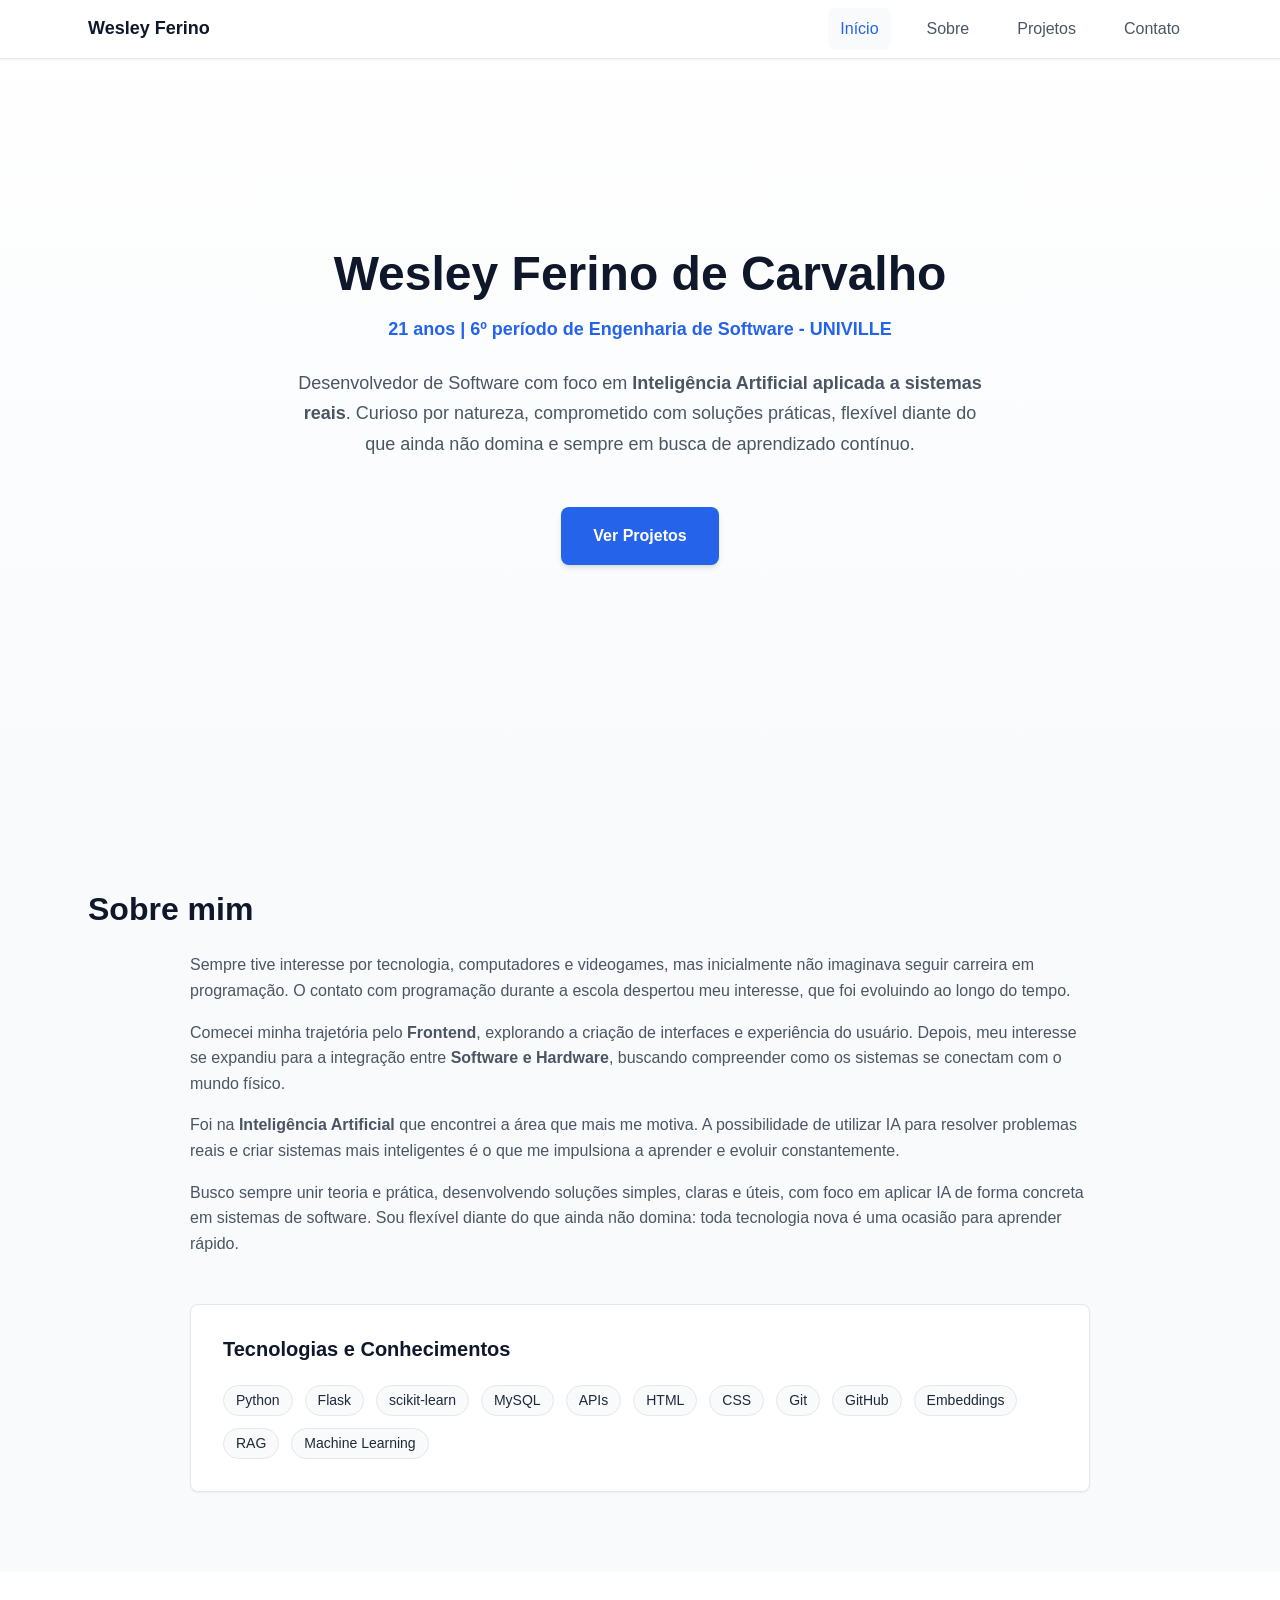
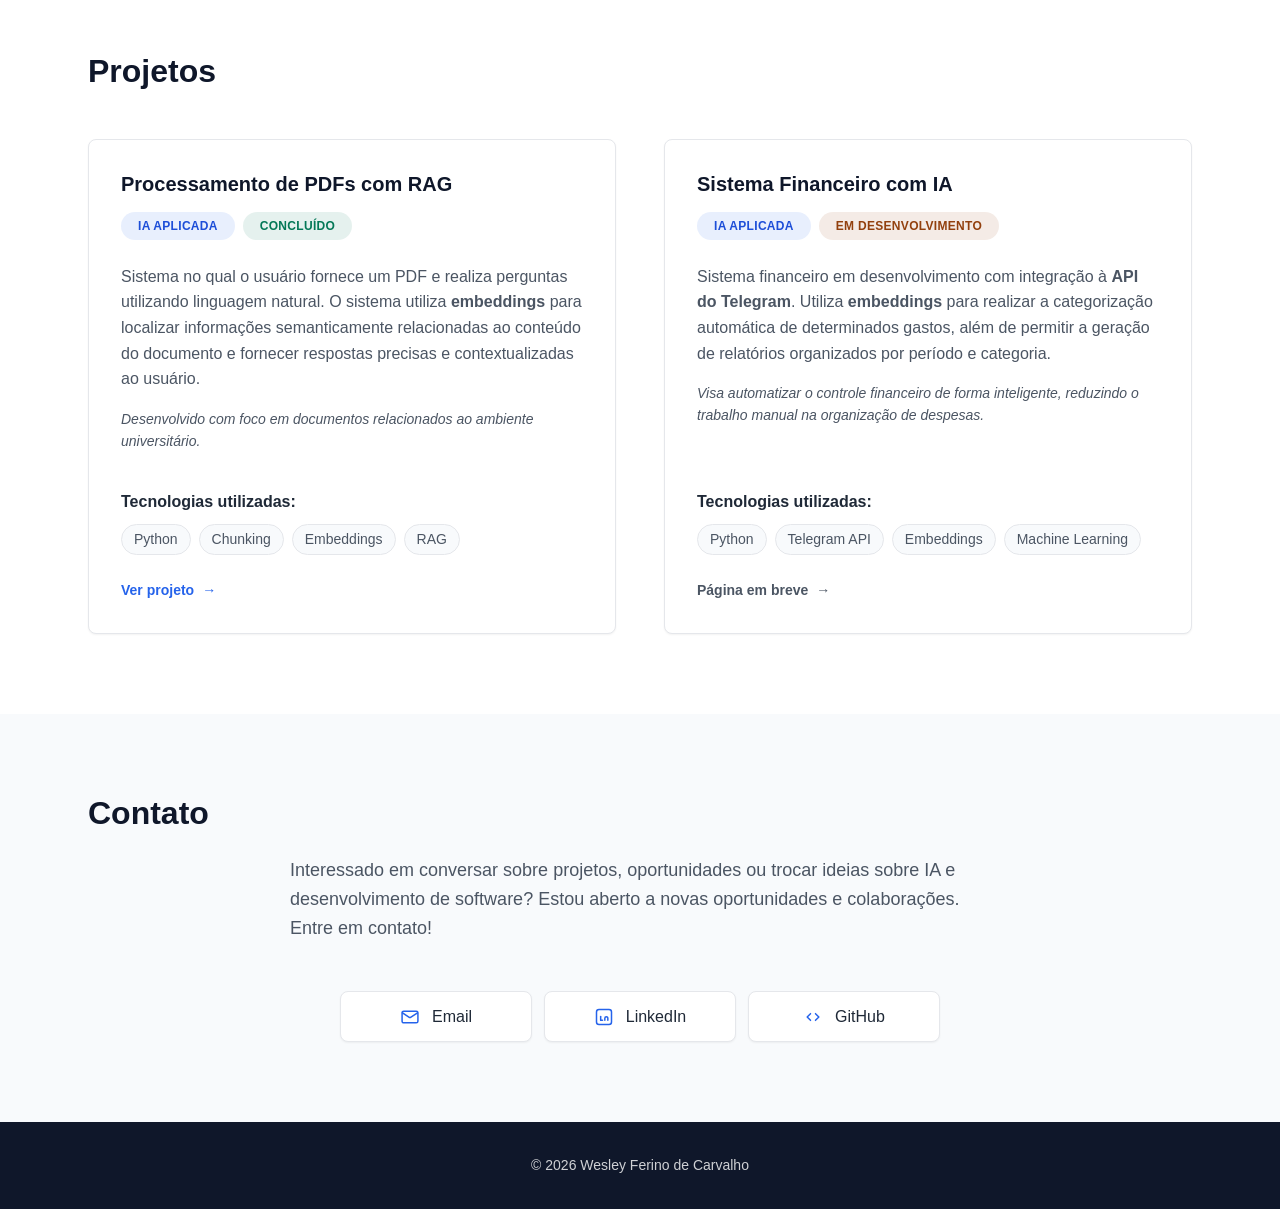
<file: index.html>
<!DOCTYPE html>
<html lang="pt-BR">
  <head>
    <meta charset="UTF-8" />
    <meta name="viewport" content="width=device-width, initial-scale=1.0" />
    <meta
      name="description"
      content="Portfólio de Wesley Ferino de Carvalho - Desenvolvedor de Software com foco em Inteligência Artificial aplicada a sistemas reais."
    />
    <title>
      Wesley Ferino - Desenvolvedor de Software | IA aplicada a sistemas
    </title>

    <!-- Estilos -->
    <link rel="stylesheet" href="css/styles.css" />
    <link rel="stylesheet" href="css/responsive.css" />
  </head>
  <body>
    <!-- Cabeçalho e Navegação -->
    <header class="header">
      <div class="container">
        <nav class="nav" aria-label="Navegação principal">
          <a href="#inicio" class="nav-logo">Wesley Ferino</a>

          <button
            type="button"
            class="nav-toggle"
            aria-expanded="false"
            aria-controls="nav-menu"
            aria-label="Abrir menu de navegação"
          >
            <span class="nav-toggle-icon" aria-hidden="true">☰</span>
          </button>

          <ul class="nav-menu" id="nav-menu">
            <li class="nav-item">
              <a href="#inicio" class="nav-link">Início</a>
            </li>
            <li class="nav-item">
              <a href="#sobre" class="nav-link">Sobre</a>
            </li>
            <li class="nav-item">
              <a href="#projetos" class="nav-link">Projetos</a>
            </li>
            <li class="nav-item">
              <a href="#contato" class="nav-link">Contato</a>
            </li>
          </ul>
        </nav>
      </div>
    </header>

    <!-- Conteúdo Principal -->
    <main>
      <!-- Seção Hero/Início -->
      <section id="inicio" class="hero" aria-labelledby="inicio-titulo">
        <div class="container">
          <div class="hero-content">
            <h1 class="hero-name" id="inicio-titulo">Wesley Ferino de Carvalho</h1>
            <p class="hero-info">
              21 anos | 6º período de Engenharia de Software - UNIVILLE
            </p>
            <p class="hero-description">
              Desenvolvedor de Software com foco em
              <strong>Inteligência Artificial aplicada a sistemas reais</strong>.
              Curioso por natureza, comprometido com soluções práticas, flexível
              diante do que ainda não domina e sempre em busca de aprendizado
              contínuo.
            </p>
            <a href="#projetos" class="btn btn-primary">Ver Projetos</a>
          </div>
        </div>
      </section>

      <!-- Seção Sobre -->
      <section id="sobre" class="about" aria-labelledby="sobre-titulo">
        <div class="container">
          <h2 class="section-title" id="sobre-titulo">Sobre mim</h2>

          <div class="about-content">
            <div class="about-text">
              <p>
                Sempre tive interesse por tecnologia, computadores e videogames,
                mas inicialmente não imaginava seguir carreira em programação. O
                contato com programação durante a escola despertou meu
                interesse, que foi evoluindo ao longo do tempo.
              </p>
              <p>
                Comecei minha trajetória pelo <strong>Frontend</strong>,
                explorando a criação de interfaces e experiência do usuário.
                Depois, meu interesse se expandiu para a integração entre
                <strong>Software e Hardware</strong>, buscando compreender como
                os sistemas se conectam com o mundo físico.
              </p>
              <p>
                Foi na <strong>Inteligência Artificial</strong> que encontrei a
                área que mais me motiva. A possibilidade de utilizar IA para
                resolver problemas reais e criar sistemas mais inteligentes é o
                que me impulsiona a aprender e evoluir constantemente.
              </p>
              <p>
                Busco sempre unir teoria e prática, desenvolvendo soluções
                simples, claras e úteis, com foco em aplicar IA de forma
                concreta em sistemas de software. Sou flexível diante do que
                ainda não domina: toda tecnologia nova é uma ocasião para
                aprender rápido.
              </p>
            </div>

            <div class="skills">
              <h3 class="skills-title">Tecnologias e Conhecimentos</h3>
              <div class="skills-grid">
                <span class="skill-tag">Python</span>
                <span class="skill-tag">Flask</span>
                <span class="skill-tag">scikit-learn</span>
                <span class="skill-tag">MySQL</span>
                <span class="skill-tag">APIs</span>
                <span class="skill-tag">HTML</span>
                <span class="skill-tag">CSS</span>
                <span class="skill-tag">Git</span>
                <span class="skill-tag">GitHub</span>
                <span class="skill-tag">Embeddings</span>
                <span class="skill-tag">RAG</span>
                <span class="skill-tag">Machine Learning</span>
              </div>
            </div>
          </div>
        </div>
      </section>

      <!-- Seção Projetos -->
      <section id="projetos" class="projects" aria-labelledby="projetos-titulo">
        <div class="container">
          <h2 class="section-title" id="projetos-titulo">Projetos</h2>

          <div class="projects-grid">
            <!-- Projeto 1: Processamento de PDFs com RAG -->
            <article class="project-card">
              <div class="project-header">
                <h3 class="project-title">
                  <a class="project-link" href="projetos/rag/"
                    >Processamento de PDFs com RAG</a
                  >
                </h3>
                <div class="project-badges">
                  <span class="badge badge-ai">IA Aplicada</span>
                  <span class="badge badge-completed">Concluído</span>
                </div>
              </div>

              <div class="project-content">
                <p class="project-description">
                  Sistema no qual o usuário fornece um PDF e realiza perguntas
                  utilizando linguagem natural. O sistema utiliza
                  <strong>embeddings</strong> para localizar informações
                  semanticamente relacionadas ao conteúdo do documento e fornecer
                  respostas precisas e contextualizadas ao usuário.
                </p>
                <p class="project-context">
                  Desenvolvido com foco em documentos relacionados ao ambiente
                  universitário.
                </p>
              </div>

              <div class="project-tech">
                <h4>Tecnologias utilizadas:</h4>
                <div class="tech-tags">
                  <span class="tech-tag">Python</span>
                  <span class="tech-tag">Chunking</span>
                  <span class="tech-tag">Embeddings</span>
                  <span class="tech-tag">RAG</span>
                </div>
              </div>

              <p class="project-cta">
                Ver projeto <span class="project-cta-arrow" aria-hidden="true">→</span>
              </p>
            </article>

            <!-- Projeto 2: Sistema Financeiro com IA -->
            <article class="project-card">
              <div class="project-header">
                <h3 class="project-title">Sistema Financeiro com IA</h3>
                <div class="project-badges">
                  <span class="badge badge-ai">IA Aplicada</span>
                  <span class="badge badge-development"
                    >Em Desenvolvimento</span
                  >
                </div>
              </div>

              <div class="project-content">
                <p class="project-description">
                  Sistema financeiro em desenvolvimento com integração à
                  <strong>API do Telegram</strong>. Utiliza
                  <strong>embeddings</strong> para realizar a categorização
                  automática de determinados gastos, além de permitir a geração
                  de relatórios organizados por período e categoria.
                </p>
                <p class="project-goal">
                  Visa automatizar o controle financeiro de forma inteligente,
                  reduzindo o trabalho manual na organização de despesas.
                </p>
              </div>

              <div class="project-tech">
                <h4>Tecnologias utilizadas:</h4>
                <div class="tech-tags">
                  <span class="tech-tag">Python</span>
                  <span class="tech-tag">Telegram API</span>
                  <span class="tech-tag">Embeddings</span>
                  <span class="tech-tag">Machine Learning</span>
                </div>
              </div>

              <p class="project-cta project-cta-muted">
                Página em breve
                <span class="project-cta-arrow" aria-hidden="true">→</span>
              </p>
            </article>
          </div>
        </div>
      </section>

      <!-- Seção Contato -->
      <section id="contato" class="contact" aria-labelledby="contato-titulo">
        <div class="container">
          <h2 class="section-title" id="contato-titulo">Contato</h2>

          <div class="contact-content">
            <p class="contact-description">
              Interessado em conversar sobre projetos, oportunidades ou trocar
              ideias sobre IA e desenvolvimento de software? Estou aberto a
              novas oportunidades e colaborações. Entre em contato!
            </p>

            <div class="contact-links">
              <a
                href="mailto:weslleycontas09@gmail.com"
                class="contact-link"
                aria-label="Enviar email para Wesley Ferino"
              >
                <span class="contact-icon" aria-hidden="true">
                  <svg
                    viewBox="0 0 24 24"
                    fill="none"
                    stroke="currentColor"
                    stroke-width="1.8"
                    stroke-linecap="round"
                    stroke-linejoin="round"
                    focusable="false"
                  >
                    <rect x="2.5" y="5" width="19" height="14" rx="2"></rect>
                    <path d="m3 7 8.1 5.4a1.4 1.4 0 0 0 1.6 0L21 7"></path>
                  </svg>
                </span>
                <span>Email</span>
              </a>

              <a
                href="https://www.linkedin.com/in/ferinosz/"
                class="contact-link"
                target="_blank"
                rel="noopener noreferrer"
                aria-label="Visitar perfil do LinkedIn de Wesley Ferino"
              >
                <span class="contact-icon" aria-hidden="true">
                  <svg
                    viewBox="0 0 24 24"
                    fill="none"
                    stroke="currentColor"
                    stroke-width="1.8"
                    stroke-linecap="round"
                    stroke-linejoin="round"
                    focusable="false"
                  >
                    <rect x="3" y="3" width="18" height="18" rx="3"></rect>
                    <path d="M8 11.5V16"></path>
                    <path d="M8 16h2.2"></path>
                    <path d="M13 16v-2.6a1.8 1.8 0 0 1 3.6 0V16"></path>
                  </svg>
                </span>
                <span>LinkedIn</span>
              </a>

              <a
                href="https://github.com/ferinoSZ"
                class="contact-link"
                target="_blank"
                rel="noopener noreferrer"
                aria-label="Visitar perfil do GitHub de Wesley Ferino"
              >
                <span class="contact-icon" aria-hidden="true">
                  <svg
                    viewBox="0 0 24 24"
                    fill="none"
                    stroke="currentColor"
                    stroke-width="1.8"
                    stroke-linecap="round"
                    stroke-linejoin="round"
                    focusable="false"
                  >
                    <path d="m9 8-4 4 4 4"></path>
                    <path d="m15 8 4 4-4 4"></path>
                  </svg>
                </span>
                <span>GitHub</span>
              </a>
            </div>
          </div>
        </div>
      </section>
    </main>

    <!-- Rodapé -->
    <footer class="footer">
      <div class="container">
<p class="footer-text">© 2026 Wesley Ferino de Carvalho</p>
      </div>
    </footer>

    <!-- Script JavaScript -->
    <script src="js/main.js"></script>
  </body>
</html>
</file>
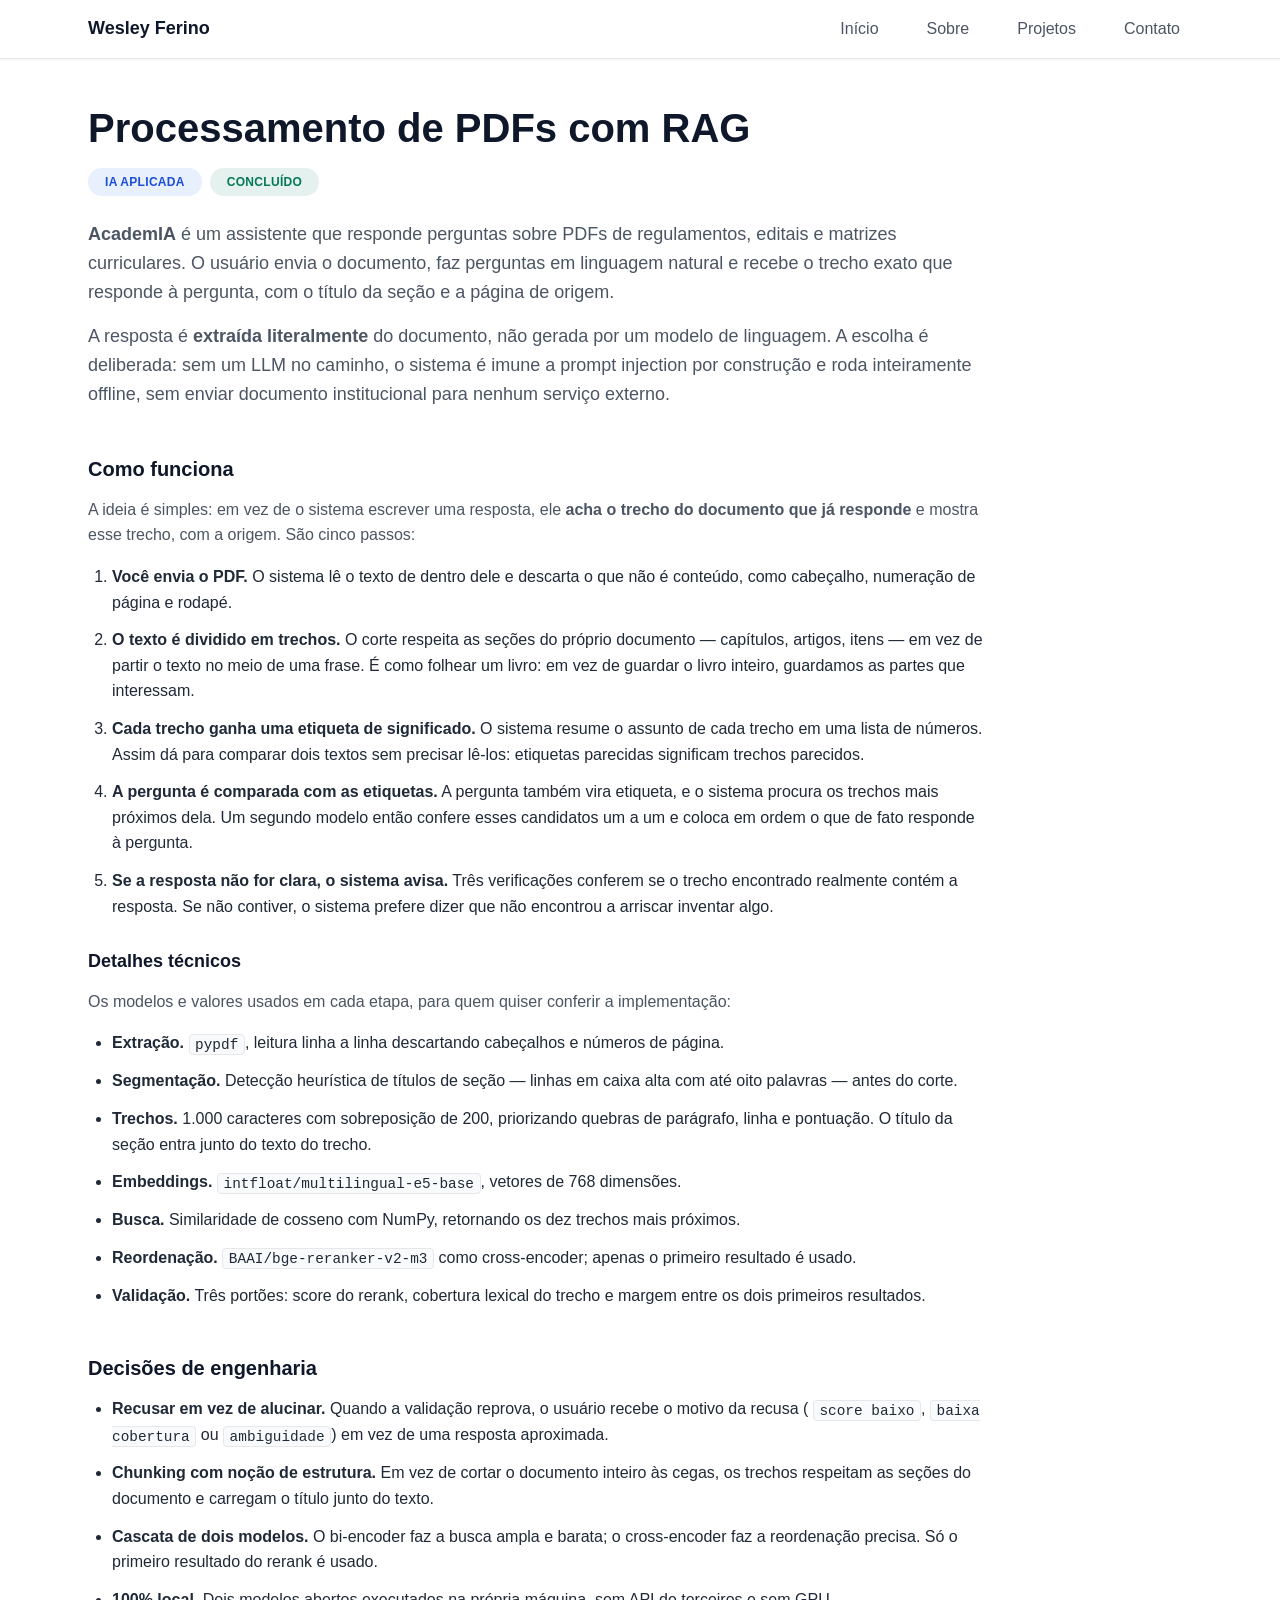
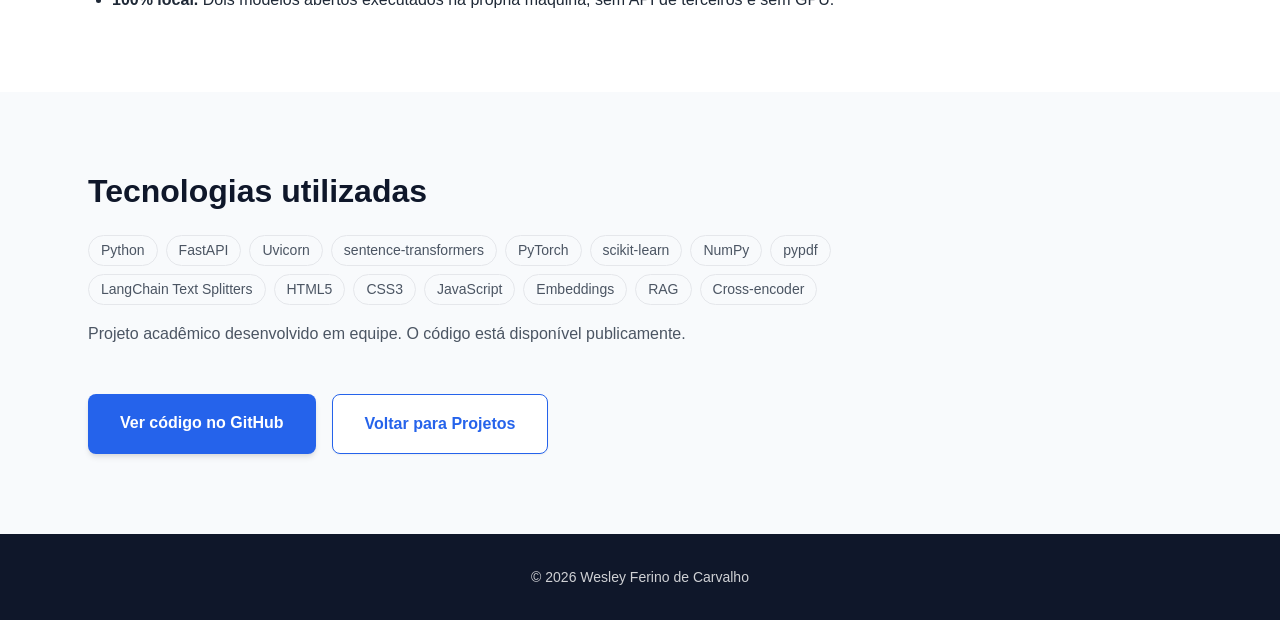
<file: projetos/rag/index.html>
<!DOCTYPE html>
<html lang="pt-BR">
  <head>
    <meta charset="UTF-8" />
    <meta name="viewport" content="width=device-width, initial-scale=1.0" />
    <meta
      name="description"
      content="AcademIA - Sistema de perguntas e respostas sobre PDFs de regulamentos e editais com busca semântica, reranking cross-encoder e validação anti-alucinação. 100% local."
    />
    <title>Processamento de PDFs com RAG | Wesley Ferino</title>

    <!-- Estilos -->
    <link rel="stylesheet" href="../../css/styles.css" />
    <link rel="stylesheet" href="../../css/responsive.css" />
  </head>
  <body>
    <!-- Cabeçalho e Navegação -->
    <header class="header">
      <div class="container">
        <nav class="nav" aria-label="Navegação principal">
          <a href="../../index.html" class="nav-logo">Wesley Ferino</a>

          <button
            type="button"
            class="nav-toggle"
            aria-expanded="false"
            aria-controls="nav-menu"
            aria-label="Abrir menu de navegação"
          >
            <span class="nav-toggle-icon" aria-hidden="true">☰</span>
          </button>

          <ul class="nav-menu" id="nav-menu">
            <li class="nav-item">
              <a href="../../index.html#inicio" class="nav-link">Início</a>
            </li>
            <li class="nav-item">
              <a href="../../index.html#sobre" class="nav-link">Sobre</a>
            </li>
            <li class="nav-item">
              <a href="../../index.html#projetos" class="nav-link">Projetos</a>
            </li>
            <li class="nav-item">
              <a href="../../index.html#contato" class="nav-link">Contato</a>
            </li>
          </ul>
        </nav>
      </div>
    </header>

    <!-- Conteúdo Principal -->
    <main>
      <!-- Seção Detalhe do Projeto -->
      <section
        id="projeto-rag"
        class="project-detail"
        aria-labelledby="projeto-rag-titulo"
      >
        <div class="container">
          <header class="detail-header">
            <h1 class="detail-title" id="projeto-rag-titulo">
              Processamento de PDFs com RAG
            </h1>

            <div class="detail-badges">
              <span class="badge badge-ai">IA Aplicada</span>
              <span class="badge badge-completed">Concluído</span>
            </div>

            <p class="detail-lead">
              <strong>AcademIA</strong> é um assistente que responde perguntas
              sobre PDFs de regulamentos, editais e matrizes curriculares. O
              usuário envia o documento, faz perguntas em linguagem natural e
              recebe o trecho exato que responde à pergunta, com o título da
              seção e a página de origem.
            </p>
            <p class="detail-lead">
              A resposta é <strong>extraída literalmente</strong> do documento,
              não gerada por um modelo de linguagem. A escolha é deliberada: sem
              um LLM no caminho, o sistema é imune a prompt injection por
              construção e roda inteiramente offline, sem enviar documento
              institucional para nenhum serviço externo.
            </p>
          </header>

          <div class="prose">
            <h2>Como funciona</h2>
            <p>
              A ideia é simples: em vez de o sistema escrever uma resposta, ele
              <strong>acha o trecho do documento que já responde</strong> e
              mostra esse trecho, com a origem. São cinco passos:
            </p>
            <ol>
              <li>
                <strong>Você envia o PDF.</strong> O sistema lê o texto de dentro
                dele e descarta o que não é conteúdo, como cabeçalho, numeração
                de página e rodapé.
              </li>
              <li>
                <strong>O texto é dividido em trechos.</strong> O corte respeita
                as seções do próprio documento — capítulos, artigos, itens — em
                vez de partir o texto no meio de uma frase. É como folhear um
                livro: em vez de guardar o livro inteiro, guardamos as partes
                que interessam.
              </li>
              <li>
                <strong>Cada trecho ganha uma etiqueta de significado.</strong> O
                sistema resume o assunto de cada trecho em uma lista de números.
                Assim dá para comparar dois textos sem precisar lê-los: etiquetas
                parecidas significam trechos parecidos.
              </li>
              <li>
                <strong>A pergunta é comparada com as etiquetas.</strong> A
                pergunta também vira etiqueta, e o sistema procura os trechos
                mais próximos dela. Um segundo modelo então confere esses
                candidatos um a um e coloca em ordem o que de fato responde à
                pergunta.
              </li>
              <li>
                <strong>Se a resposta não for clara, o sistema avisa.</strong>
                Três verificações conferem se o trecho encontrado realmente
                contém a resposta. Se não contiver, o sistema prefere dizer que
                não encontrou a arriscar inventar algo.
              </li>
            </ol>

            <h3>Detalhes técnicos</h3>
            <p>
              Os modelos e valores usados em cada etapa, para quem quiser
              conferir a implementação:
            </p>
            <ul>
              <li>
                <strong>Extração.</strong> <code>pypdf</code>, leitura linha a
                linha descartando cabeçalhos e números de página.
              </li>
              <li>
                <strong>Segmentação.</strong> Detecção heurística de títulos de
                seção — linhas em caixa alta com até oito palavras — antes do
                corte.
              </li>
              <li>
                <strong>Trechos.</strong> 1.000 caracteres com sobreposição de
                200, priorizando quebras de parágrafo, linha e pontuação. O
                título da seção entra junto do texto do trecho.
              </li>
              <li>
                <strong>Embeddings.</strong>
                <code>intfloat/multilingual-e5-base</code>, vetores de 768
                dimensões.
              </li>
              <li>
                <strong>Busca.</strong> Similaridade de cosseno com NumPy,
                retornando os dez trechos mais próximos.
              </li>
              <li>
                <strong>Reordenação.</strong>
                <code>BAAI/bge-reranker-v2-m3</code> como cross-encoder; apenas
                o primeiro resultado é usado.
              </li>
              <li>
                <strong>Validação.</strong> Três portões: score do rerank,
                cobertura lexical do trecho e margem entre os dois primeiros
                resultados.
              </li>
            </ul>

            <h2>Decisões de engenharia</h2>
            <ul>
              <li>
                <strong>Recusar em vez de alucinar.</strong> Quando a validação
                reprova, o usuário recebe o motivo da recusa (
                <code>score baixo</code>, <code>baixa cobertura</code> ou
                <code>ambiguidade</code>) em vez de uma resposta aproximada.
              </li>
              <li>
                <strong>Chunking com noção de estrutura.</strong> Em vez de
                cortar o documento inteiro às cegas, os trechos respeitam as
                seções do documento e carregam o título junto do texto.
              </li>
              <li>
                <strong>Cascata de dois modelos.</strong> O bi-encoder faz a
                busca ampla e barata; o cross-encoder faz a reordenação
                precisa. Só o primeiro resultado do rerank é usado.
              </li>
              <li>
                <strong>100% local.</strong> Dois modelos abertos executados na
                própria máquina, sem API de terceiros e sem GPU.
              </li>
            </ul>
          </div>
        </div>
      </section>

      <!-- Seção Stack e Acesso -->
      <section
        id="projeto-rag-stack"
        aria-labelledby="projeto-rag-stack-titulo"
      >
        <div class="container">
          <h2 class="section-title" id="projeto-rag-stack-titulo">
            Tecnologias utilizadas
          </h2>

          <div class="prose">
            <div class="tech-tags">
              <span class="tech-tag">Python</span>
              <span class="tech-tag">FastAPI</span>
              <span class="tech-tag">Uvicorn</span>
              <span class="tech-tag">sentence-transformers</span>
              <span class="tech-tag">PyTorch</span>
              <span class="tech-tag">scikit-learn</span>
              <span class="tech-tag">NumPy</span>
              <span class="tech-tag">pypdf</span>
              <span class="tech-tag">LangChain Text Splitters</span>
              <span class="tech-tag">HTML5</span>
              <span class="tech-tag">CSS3</span>
              <span class="tech-tag">JavaScript</span>
              <span class="tech-tag">Embeddings</span>
              <span class="tech-tag">RAG</span>
              <span class="tech-tag">Cross-encoder</span>
            </div>

            <p>
              Projeto acadêmico desenvolvido em equipe. O código está
              disponível publicamente.
            </p>

            <div class="detail-actions">
              <a
                href="https://github.com/ferinoSZ/AcademIA"
                class="btn btn-primary"
                target="_blank"
                rel="noopener noreferrer"
                >Ver código no GitHub</a
              >
              <a href="../../index.html#projetos" class="btn btn-outline"
                >Voltar para Projetos</a
              >
            </div>
          </div>
        </div>
      </section>
    </main>

    <!-- Rodapé -->
    <footer class="footer">
      <div class="container">
<p class="footer-text">© 2026 Wesley Ferino de Carvalho</p>
      </div>
    </footer>

    <!-- Script JavaScript -->
    <script src="../../js/main.js"></script>
  </body>
</html>
</file>
<file: css/styles.css>
/* Estilos principais - Portfólio Wesley Ferino */
/* Comentários em português-BR conforme Constituição IV */

/* Reset e base */
*,
*::before,
*::after {
  margin: 0;
  padding: 0;
  box-sizing: border-box;
}

:root {
  /* Cores */
  --color-primary: #2563eb;
  --color-primary-dark: #1d4ed8;
  --color-primary-soft: rgba(37, 99, 235, 0.1);
  --color-secondary: #0f172a;
  --color-text-primary: #1f2937;
  --color-text-secondary: #4b5563;
  --color-background: #ffffff;
  --color-background-alt: #f8fafc;
  --color-border: #e5e7eb;
  --color-success: #047857;
  --color-success-soft: rgba(4, 120, 87, 0.1);
  --color-warning: #92400e;
  --color-warning-soft: rgba(146, 64, 14, 0.1);

  /* Tipografia */
  --font-family-base: -apple-system, BlinkMacSystemFont, "Segoe UI", Roboto,
    "Helvetica Neue", Arial, sans-serif;
  --font-size-xs: 0.75rem;
  --font-size-sm: 0.875rem;
  --font-size-base: 1rem;
  --font-size-lg: 1.125rem;
  --font-size-xl: 1.25rem;
  --font-size-2xl: 1.5rem;
  --font-size-3xl: 2rem;
  --font-size-4xl: 2.5rem;

  /* Espaçamentos */
  --spacing-xs: 0.5rem;
  --spacing-sm: 0.75rem;
  --spacing-md: 1rem;
  --spacing-lg: 1.5rem;
  --spacing-xl: 2rem;
  --spacing-2xl: 3rem;
  --spacing-3xl: 4rem;

  /* Layout */
  --header-height: 3.5rem;
  --container-max-width: 1200px;
  --about-max-width: 900px;
  --contact-max-width: 700px;
  --contact-link-min-width: 8.5rem;
  --contact-link-max-width: 12rem;

  /* Sombras, bordas e transições */
  --shadow-sm: 0 1px 2px 0 rgba(0, 0, 0, 0.05);
  --shadow-md: 0 4px 6px -1px rgba(0, 0, 0, 0.1),
    0 2px 4px -1px rgba(0, 0, 0, 0.06);
  --shadow-lg: 0 10px 15px -3px rgba(0, 0, 0, 0.1),
    0 4px 6px -2px rgba(0, 0, 0, 0.05);
  --border-radius: 0.5rem;
  --border-radius-pill: 999px;
  --transition-base: 0.2s ease-in-out;
}

/* Documento: scroll-padding-top compensa o header fixo nas navegações por âncora */
html {
  font-size: 16px;
  scroll-behavior: smooth;
  scroll-padding-top: calc(var(--header-height) + var(--spacing-md));
}

body {
  font-family: var(--font-family-base);
  font-size: var(--font-size-base);
  line-height: 1.6;
  color: var(--color-text-primary);
  background-color: var(--color-background);
  -webkit-font-smoothing: antialiased;
  -moz-osx-font-smoothing: grayscale;
}

/* Tipografia */
h1,
h2,
h3,
h4,
h5,
h6 {
  line-height: 1.2;
  color: var(--color-secondary);
  font-weight: 700;
  margin-bottom: var(--spacing-md);
}

h1 {
  font-size: var(--font-size-3xl);
}

h2 {
  font-size: var(--font-size-2xl);
  margin-bottom: var(--spacing-lg);
}

h3 {
  font-size: var(--font-size-xl);
}

p {
  color: var(--color-text-secondary);
  margin-bottom: var(--spacing-md);
}

a {
  color: var(--color-primary);
  text-decoration: none;
  transition: color var(--transition-base);
}

a:hover {
  color: var(--color-primary-dark);
}

a:focus-visible {
  outline: 2px solid var(--color-primary);
  outline-offset: 2px;
  border-radius: 2px;
}

/* Listas */
ul {
  list-style: none;
}

/* Container e seções */
.container {
  width: 100%;
  max-width: var(--container-max-width);
  margin: 0 auto;
  padding: 0 var(--spacing-md);
}

section {
  padding: var(--spacing-3xl) 0;
}

section:nth-child(even) {
  background-color: var(--color-background-alt);
}

/* Título de seção - eixo de alinhamento único (esquerda) em todas as seções */
.section-title {
  margin-bottom: var(--spacing-lg);
  text-align: left;
}

/* Botões */
button {
  font-family: inherit;
  cursor: pointer;
  border: none;
  background: none;
}

button:focus-visible {
  outline: 2px solid var(--color-primary);
  outline-offset: 2px;
  border-radius: var(--border-radius);
}

/* Acessibilidade - redução de movimento */
@media (prefers-reduced-motion: reduce) {
  html {
    scroll-behavior: auto;
  }

  *,
  *::before,
  *::after {
    animation-duration: 0.01ms !important;
    animation-iteration-count: 1 !important;
    transition-duration: 0.01ms !important;
    scroll-behavior: auto !important;
  }
}

/* Header e navegação */
.header {
  position: fixed;
  top: 0;
  left: 0;
  right: 0;
  z-index: 1000;
  min-height: var(--header-height);
  background-color: rgba(255, 255, 255, 0.95);
  border-bottom: 1px solid var(--color-border);
  box-shadow: var(--shadow-sm);
  -webkit-backdrop-filter: blur(10px);
  backdrop-filter: blur(10px);
}

.nav {
  position: relative;
  display: flex;
  justify-content: space-between;
  align-items: center;
  gap: var(--spacing-md);
  min-height: var(--header-height);
  padding: var(--spacing-xs) 0;
}

.nav-logo {
  font-size: var(--font-size-lg);
  font-weight: 700;
  color: var(--color-secondary);
}

.nav-link {
  display: block;
  width: 100%;
  padding: var(--spacing-sm) var(--spacing-md);
  color: var(--color-text-secondary);
  font-weight: 500;
  text-align: left;
  border-radius: var(--border-radius);
  transition: color var(--transition-base),
    background-color var(--transition-base);
}

.nav-link:hover,
.nav-link:focus,
.nav-link.active {
  color: var(--color-primary);
  background-color: var(--color-background-alt);
}

/* Menu mobile - base mobile-first; expandido a partir de 768px em responsive.css */
.nav-toggle {
  display: block;
  padding: var(--spacing-xs);
  color: var(--color-secondary);
  font-size: var(--font-size-xl);
  line-height: 1;
  /* Fallback de fontes para o glifo do menu ficar consistente entre sistemas */
  font-family: "Segoe UI Symbol", "Apple Symbols", "Noto Sans Symbols 2",
    var(--font-family-base);
}

.nav-toggle-icon {
  display: block;
  line-height: 1;
}

.nav-menu {
  position: absolute;
  top: calc(100% + var(--spacing-xs));
  right: 0;
  display: flex;
  flex-direction: column;
  gap: var(--spacing-xs);
  width: auto;
  min-width: 200px;
  /* Limita a largura para não gerar overflow horizontal em telas estreitas */
  max-width: calc(100vw - 2 * var(--spacing-md));
  padding: var(--spacing-sm);
  background-color: var(--color-background);
  border: 1px solid var(--color-border);
  border-radius: var(--border-radius);
  box-shadow: var(--shadow-lg);
  transform: translateY(-8px);
  opacity: 0;
  visibility: hidden;
  transition: opacity var(--transition-base),
    transform var(--transition-base),
    visibility var(--transition-base);
}

.nav-menu.active {
  transform: translateY(0);
  opacity: 1;
  visibility: visible;
}

.nav-item {
  width: 100%;
}

/* Trava a rolagem enquanto o menu mobile está aberto */
body.menu-open {
  overflow: hidden;
}

/* Hero */
.hero {
  display: flex;
  align-items: center;
  justify-content: center;
  min-height: 100vh;
  min-height: 100dvh;
  background: linear-gradient(
    180deg,
    var(--color-background) 0%,
    var(--color-background-alt) 100%
  );
}

.hero-content {
  max-width: 800px;
  margin: 0 auto;
  text-align: center;
}

.hero-name {
  font-size: var(--font-size-3xl);
  margin-bottom: var(--spacing-sm);
}

.hero-info {
  font-size: var(--font-size-lg);
  font-weight: 600;
  color: var(--color-primary);
  margin-bottom: var(--spacing-lg);
}

.hero-description {
  font-size: var(--font-size-lg);
  line-height: 1.7;
  margin-bottom: var(--spacing-2xl);
}

/* Botões */
.btn {
  display: inline-block;
  padding: var(--spacing-md) var(--spacing-xl);
  border-radius: var(--border-radius);
  font-weight: 600;
  text-align: center;
  transition: background-color var(--transition-base),
    color var(--transition-base),
    transform var(--transition-base),
    box-shadow var(--transition-base);
}

.btn-primary {
  background-color: var(--color-primary);
  color: var(--color-background);
  box-shadow: var(--shadow-md);
}

.btn-primary:hover,
.btn-primary:focus {
  background-color: var(--color-primary-dark);
  color: var(--color-background);
  transform: translateY(-2px);
  box-shadow: var(--shadow-lg);
}

/* Sobre */
.about-content {
  max-width: var(--about-max-width);
  margin: 0 auto;
}

.about-text {
  margin-bottom: var(--spacing-2xl);
}

.skills {
  padding: var(--spacing-xl);
  background-color: var(--color-background);
  border: 1px solid var(--color-border);
  border-radius: var(--border-radius);
  box-shadow: var(--shadow-sm);
}

.skills-title {
  margin-bottom: var(--spacing-lg);
  font-size: var(--font-size-xl);
}

.skills-grid {
  display: flex;
  flex-wrap: wrap;
  gap: var(--spacing-sm);
}

/* Componente único de etiquetas - usado por skills, tecnologias e badges */
.skill-tag,
.tech-tag,
.badge {
  display: inline-block;
  padding: 0.25rem var(--spacing-sm);
  border: 1px solid var(--color-border);
  border-radius: var(--border-radius-pill);
  font-size: var(--font-size-sm);
  font-weight: 500;
  line-height: 1.5;
  transition: background-color var(--transition-base),
    color var(--transition-base),
    border-color var(--transition-base);
}

.skill-tag {
  background-color: var(--color-background-alt);
  color: var(--color-text-primary);
}

.skill-tag:hover {
  background-color: var(--color-primary);
  border-color: var(--color-primary);
  color: var(--color-background);
}

.tech-tag {
  background-color: var(--color-background-alt);
  color: var(--color-text-secondary);
}

/* Badges de destaque de IA e de status */
.badge {
  padding: 0.25rem var(--spacing-md);
  border-color: transparent;
  font-size: var(--font-size-xs);
  font-weight: 600;
  letter-spacing: 0.025em;
  text-transform: uppercase;
}

.badge-ai {
  background-color: var(--color-primary-soft);
  color: var(--color-primary-dark);
}

.badge-completed {
  background-color: var(--color-success-soft);
  color: var(--color-success);
}

.badge-development {
  background-color: var(--color-warning-soft);
  color: var(--color-warning);
}

/* Projetos */
.projects-grid {
  display: grid;
  grid-template-columns: 1fr;
  gap: var(--spacing-xl);
  margin-top: var(--spacing-2xl);
}

.project-card {
  display: flex;
  flex-direction: column;
  height: 100%;
  /* Ancoragem para o link esticado do título cobrir o card inteiro */
  position: relative;
  padding: var(--spacing-lg);
  background-color: var(--color-background);
  border: 1px solid var(--color-border);
  border-radius: var(--border-radius);
  box-shadow: var(--shadow-sm);
  transition: transform var(--transition-base),
    box-shadow var(--transition-base),
    border-color var(--transition-base);
}

.project-card:hover {
  transform: translateY(-4px);
  border-color: var(--color-primary);
  box-shadow: var(--shadow-lg);
}

.project-header {
  margin-bottom: var(--spacing-lg);
}

.project-title {
  font-size: var(--font-size-xl);
  margin-bottom: var(--spacing-md);
}

.project-badges {
  display: flex;
  flex-wrap: wrap;
  gap: var(--spacing-xs);
}

.project-content {
  flex-grow: 1;
  margin-bottom: var(--spacing-lg);
}

.project-description {
  margin-bottom: var(--spacing-md);
}

.project-context,
.project-goal {
  font-size: var(--font-size-sm);
  font-style: italic;
}

.project-tech h4 {
  margin-bottom: var(--spacing-sm);
  font-size: var(--font-size-base);
  color: var(--color-text-primary);
}

.tech-tags {
  display: flex;
  flex-wrap: wrap;
  gap: var(--spacing-xs);
}

/* Link do título do projeto. O pseudo-elemento estende a área clicável para
   todo o card sem aninhar links. O título mantém a cor de heading até o hover. */
.project-link {
  color: var(--color-secondary);
}

.project-link::after {
  content: "";
  position: absolute;
  inset: 0;
}

.project-card:hover .project-link,
.project-card:focus-within .project-link {
  color: var(--color-primary);
}

/* Dica de continuação: deixa explícito que o card leva a algum lugar */
.project-cta {
  display: inline-flex;
  align-items: center;
  gap: var(--spacing-xs);
  margin-top: var(--spacing-lg);
  margin-bottom: 0;
  color: var(--color-primary);
  font-size: var(--font-size-sm);
  font-weight: 600;
}

.project-cta-arrow {
  transition: transform var(--transition-base);
}

.project-card:hover .project-cta-arrow {
  transform: translateX(3px);
}

/* Projeto sem página de detalhe: mantém a mesma linguagem visual, sem prometer navegação */
.project-cta-muted {
  color: var(--color-text-secondary);
}

.project-card:hover .project-cta-arrow {
  transform: none;
}

/* Contato */
.contact-content {
  max-width: var(--contact-max-width);
  margin: 0 auto;
}

.contact-description {
  font-size: var(--font-size-lg);
  margin-bottom: var(--spacing-2xl);
}

/* Contato - base mobile: botões empilhados e centralizados.
   A fileira única com três botões iguais é aplicada a partir de 480px em responsive.css. */
.contact-links {
  display: flex;
  flex-direction: column;
  align-items: center;
  gap: var(--spacing-md);
}

.contact-link {
  display: flex;
  align-items: center;
  justify-content: center;
  gap: var(--spacing-sm);
  width: 100%;
  max-width: var(--contact-link-max-width);
  padding: var(--spacing-sm) var(--spacing-md);
  background-color: var(--color-background);
  border: 1px solid var(--color-border);
  border-radius: var(--border-radius);
  box-shadow: var(--shadow-sm);
  color: var(--color-text-primary);
  font-weight: 500;
  transition: background-color var(--transition-base),
    color var(--transition-base),
    border-color var(--transition-base),
    transform var(--transition-base),
    box-shadow var(--transition-base);
}

.contact-link:hover,
.contact-link:focus {
  background-color: var(--color-primary);
  border-color: var(--color-primary);
  color: var(--color-background);
  transform: translateY(-2px);
  box-shadow: var(--shadow-md);
}

.contact-link:focus-visible {
  outline: 2px solid var(--color-primary);
  outline-offset: 2px;
}

.contact-icon {
  display: inline-flex;
  align-items: center;
  justify-content: center;
  width: var(--font-size-xl);
  height: var(--font-size-xl);
  color: var(--color-primary);
}

.contact-icon svg {
  width: 100%;
  height: 100%;
}

.contact-link:hover .contact-icon,
.contact-link:focus .contact-icon {
  color: var(--color-background);
}

/* Rodapé */
.footer {
  padding: var(--spacing-xl) 0;
  background-color: var(--color-secondary);
  text-align: center;
}

.footer-text {
  margin-bottom: 0;
  color: rgba(255, 255, 255, 0.8);
  font-size: var(--font-size-sm);
}

/* Página de detalhe do projeto */
/* Não há hero nesta página para cobrir o header fixo, por isso o
   espaçamento superior é calculado somando a altura do header. */
.project-detail {
  padding-top: calc(var(--header-height) + var(--spacing-2xl));
}

.detail-header {
  max-width: var(--about-max-width);
  margin-bottom: var(--spacing-2xl);
}

.detail-title {
  font-size: var(--font-size-3xl);
  margin-bottom: var(--spacing-md);
}

.detail-badges {
  display: flex;
  flex-wrap: wrap;
  gap: var(--spacing-xs);
  margin-bottom: var(--spacing-lg);
}

.detail-lead {
  font-size: var(--font-size-lg);
  margin-bottom: 0;
}

.detail-lead + .detail-lead {
  margin-top: var(--spacing-md);
}

.prose {
  max-width: var(--about-max-width);
}

.prose > * + * {
  margin-top: var(--spacing-md);
}

.prose h2 {
  font-size: var(--font-size-xl);
  margin-top: var(--spacing-2xl);
  margin-bottom: var(--spacing-md);
}

/* Subtítulo de subsection dentro do texto corrido (ex.: "Detalhes técnicos") */
.prose h3 {
  font-size: var(--font-size-lg);
  margin-top: var(--spacing-xl);
  margin-bottom: var(--spacing-md);
}

.prose ol,
.prose ul {
  padding-left: var(--spacing-lg);
}

.prose ol {
  list-style: decimal;
}

.prose ul {
  list-style: disc;
}

.prose li + li {
  margin-top: var(--spacing-sm);
}

.prose code {
  padding: 0.1rem 0.35rem;
  background-color: var(--color-background-alt);
  border: 1px solid var(--color-border);
  border-radius: 0.25rem;
  font-family: ui-monospace, SFMono-Regular, "SF Mono", Menlo, Consolas,
    "Liberation Mono", monospace;
  font-size: 0.9em;
}

.detail-actions {
  display: flex;
  flex-wrap: wrap;
  gap: var(--spacing-md);
  margin-top: var(--spacing-2xl);
}

/* Botão secundário - ação alternativa quando a principal já é um filled */
.btn-outline {
  background-color: var(--color-background);
  border: 1px solid var(--color-primary);
  color: var(--color-primary);
  box-shadow: var(--shadow-sm);
}

.btn-outline:hover,
.btn-outline:focus {
  background-color: var(--color-primary-soft);
  color: var(--color-primary-dark);
  transform: translateY(-2px);
  box-shadow: var(--shadow-md);
}
</file>
<file: css/responsive.css>
/* Estilos responsivos - Mobile-First */
/* Comentários em português-BR conforme Constituição IV */
/* Estratégia única: apenas media queries min-width, com a base mobile em styles.css */

/* Telas médias: 480px - 767px */
@media (min-width: 480px) {
  .container {
    padding: 0 var(--spacing-lg);
  }

  /* Contato: três botões em uma única fileira, centralizados e com o mesmo tamanho.
     flex-wrap mantém a fileira única e só reorganiza se faltar espaço. */
  .contact-links {
    flex-direction: row;
    flex-wrap: wrap;
    justify-content: center;
    gap: var(--spacing-sm);
  }

  .contact-link {
    flex: 1 1 var(--contact-link-min-width);
    max-width: var(--contact-link-max-width);
  }

  .project-card {
    padding: var(--spacing-xl);
  }
}

/* Tablet: 768px - 1023px */
@media (min-width: 768px) {
  h1 {
    font-size: var(--font-size-4xl);
  }

  h2 {
    font-size: var(--font-size-3xl);
  }

  .container {
    padding: 0 var(--spacing-xl);
  }

  /* Navegação em linha: o menu mobile dá lugar ao menu sempre visível */
  .nav-menu {
    position: static;
    flex-direction: row;
    align-items: center;
    gap: var(--spacing-lg);
    width: auto;
    min-width: 0;
    max-width: none;
    padding: 0;
    background-color: transparent;
    border: 0;
    box-shadow: none;
    transform: none;
    opacity: 1;
    visibility: visible;
  }

  .nav-item {
    width: auto;
  }

  .nav-link {
    display: inline-block;
    width: auto;
    padding: var(--spacing-xs) var(--spacing-sm);
  }

  .nav-toggle {
    display: none;
  }

  /* Hero */
  .hero-content {
    max-width: 700px;
  }

  .hero-name {
    font-size: var(--font-size-4xl);
  }

  /* Projetos - grid de 2 colunas */
  .projects-grid {
    grid-template-columns: repeat(2, 1fr);
    gap: var(--spacing-xl);
  }

  /* Página de detalhe do projeto */
  .detail-title {
    font-size: var(--font-size-4xl);
  }
}

/* Desktop: 1024px ou mais */
@media (min-width: 1024px) {
  section {
    padding: calc(var(--spacing-3xl) + 1rem) 0;
  }

  .container {
    padding: 0 var(--spacing-2xl);
  }

  /* Hero */
  .hero {
    min-height: 90vh;
    min-height: 90dvh;
  }

  .hero-name {
    font-size: calc(var(--font-size-4xl) + 0.5rem);
  }

  /* Projetos - mantém 2 colunas com mais espaço entre os cards */
  .projects-grid {
    gap: var(--spacing-2xl);
  }
}
</file>
